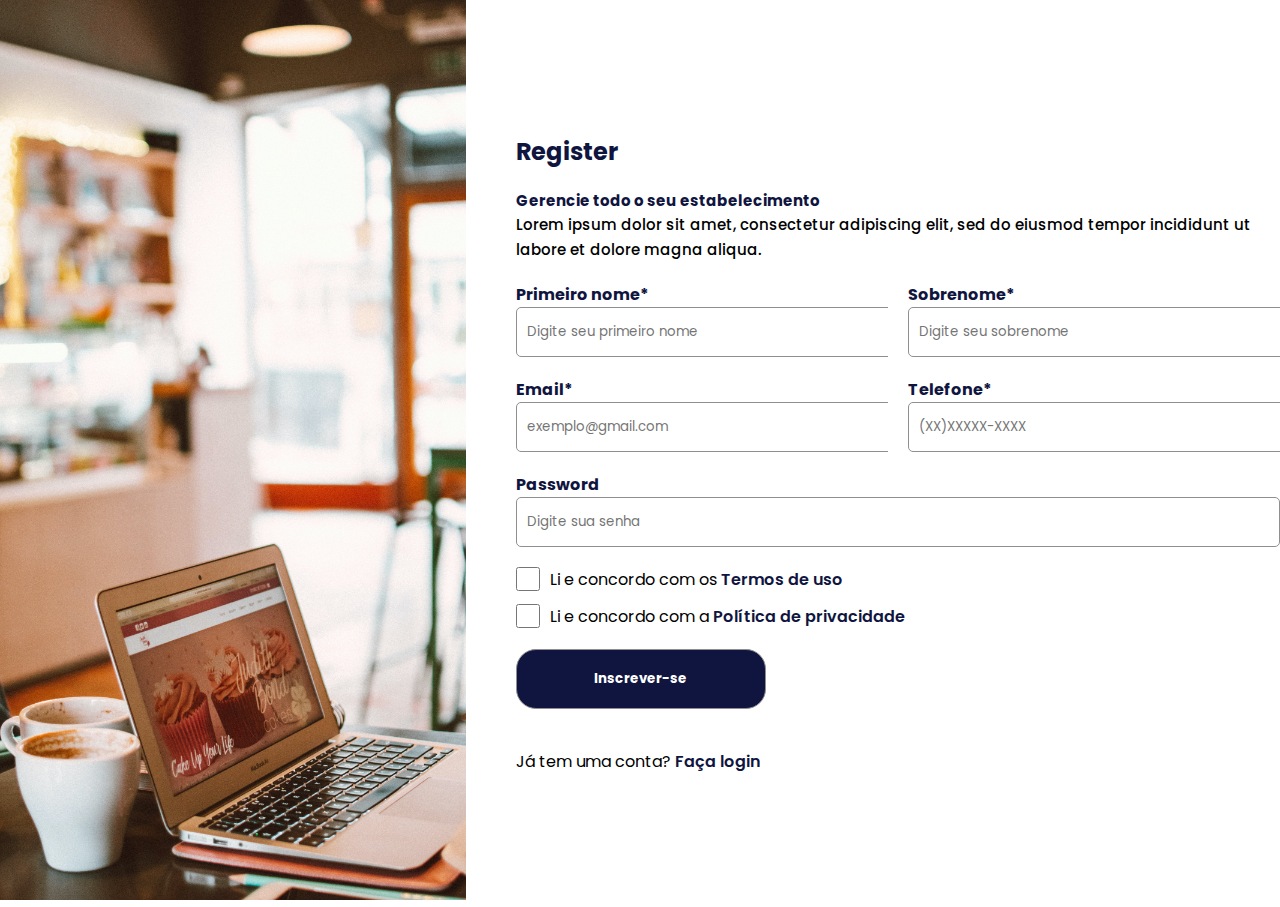
<file: cadastro/index.html>
<!DOCTYPE html>
<html lang="en">
  <head>
    <meta charset="UTF-8" />
    <meta name="viewport" content="width=device-width, initial-scale=1.0" />
    <link rel="stylesheet" href="./style.css" />
    <link
      href="https://fonts.googleapis.com/css?family=Poppins"
      rel="stylesheet"
    />
    <link rel="shortcut icon" href="/favicon/favicon.ico" />
    <title>Cadastro</title>
  </head>
  <body>
    <main class="container">
      <div class="background-img">
        <img src="../assets/background2.jpg" alt="background-img" />
      </div>

      <div class="register-content">
        <div class="register-head">
          <h1>Register</h1>

          <div>
            <p>Gerencie todo o seu estabelecimento</p>
            <span>
              Lorem ipsum dolor sit amet, consectetur adipiscing elit, sed do
              eiusmod tempor incididunt ut labore et dolore magna aliqua.
            </span>
          </div>
        </div>

        <form action="" method="POST" class="form-container">
          <div class="name">
            <div class="first">
              <label for="firstName">Primeiro nome*</label>
              <input
                type="text"
                name="firstName"
                id="firstName"
                placeholder="Digite seu primeiro nome"
                required
              />
            </div>
            <div class="last">
              <label for="lastName">Sobrenome*</label>
              <input
                type="text"
                name="lastName"
                id="lastName"
                placeholder="Digite seu sobrenome"
                required
              />
            </div>
          </div>

          <div class="contact">
            <div class="email">
              <label for="email">Email*</label>
              <input
                type="text"
                name="email"
                id="email"
                placeholder="exemplo@gmail.com"
                required
              />
            </div>

            <div class="phone">
              <label for="phone">Telefone*</label>
              <input
                type="tel"
                name="phone"
                id="phone"
                placeholder="(XX)XXXXX-XXXX"
              />
            </div>
          </div>

          <div class="password">
            <label for="password">Password</label>
            <input
              type="password"
              name="password"
              id="password"
              placeholder="Digite sua senha"
              required
            />
          </div>

          <div class="conditions">
            <div class="first-condition">
              <input type="checkbox" name="checkbox" id="checkbox" />
              <span>Li e concordo com os <a href="">Termos de uso</a></span>
            </div>

            <div class="second-condition">
              <input type="checkbox" name="checkbox" id="checkbox" />
              <span
                >Li e concordo com a
                <a href="">Política de privacidade</a></span
              >
            </div>
          </div>

          <div class="form-btn">
            <button type="submit">Inscrever-se</button>
          </div>

          <div class="option">
            <p>Já tem uma conta?</p>
            <a href="">Faça login</a>
          </div>
        </form>
      </div>
    </main>
  </body>
</html>
</file>
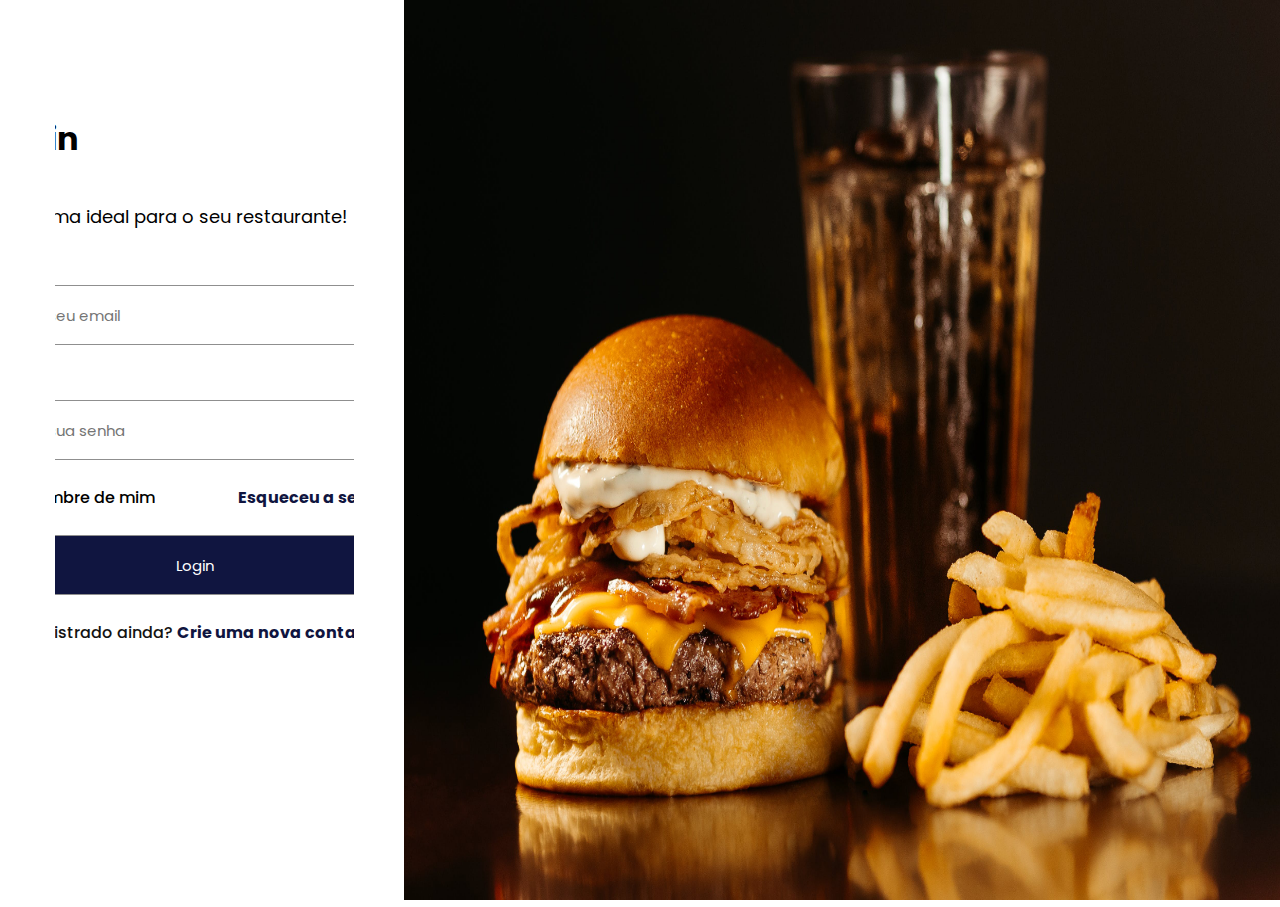
<file: login/index.html>
<!DOCTYPE html>
<html lang="en">
  <head>
    <meta charset="UTF-8" />
    <meta name="viewport" content="width=device-width, initial-scale=1.0" />
    <link rel="stylesheet" href="/login/style.css" />
    <link
      href="https://fonts.googleapis.com/css?family=Poppins"
      rel="stylesheet"
    />
    <link rel="shortcut icon" href="/favicon/favicon.ico" type="image/x-icon">
    <title>Login</title>
  </head>
  <body>
    <main class="login-container">
      <div class="login-content">

        <div class="login-head">
          <h1>Login</h1>
          <p>O sistema ideal para o seu restaurante!</p>
        </div>

        <form action="" method="GET">

          <div class="email">
            <label for="email">Email*</label>
            <input
              type="text"
              name="email"
              id="email"
              placeholder="Digite seu email"
              required
            />
          </div>
          <br />
          <div class="password">
            <label for="password">Senha*</label>
            <input
              type="password"
              name="password"
              id="password"
              placeholder="Digite sua senha"
              required
            />
          </div>

          <div class="box">
            <div class="check-box">
              <input type="checkbox" name="remember" id="remember" />
              <label for="remember">Lembre de mim</label>
            </div>
            <a href="">Esqueceu a senha?</a>
          </div>

          <div class="login-btn">
            <button type="submit">Login</button>
          </div>

          <div class="not-registered">
            <span>Não registrado ainda?</span>
            <a href="">Crie uma nova conta</a>
          </div>
        </form>
      </div>

      <div class="background-img">
        <img src="/assets/background.jpg" alt="background" />
      </div>
    </main>
  </body>
</html>
</file>
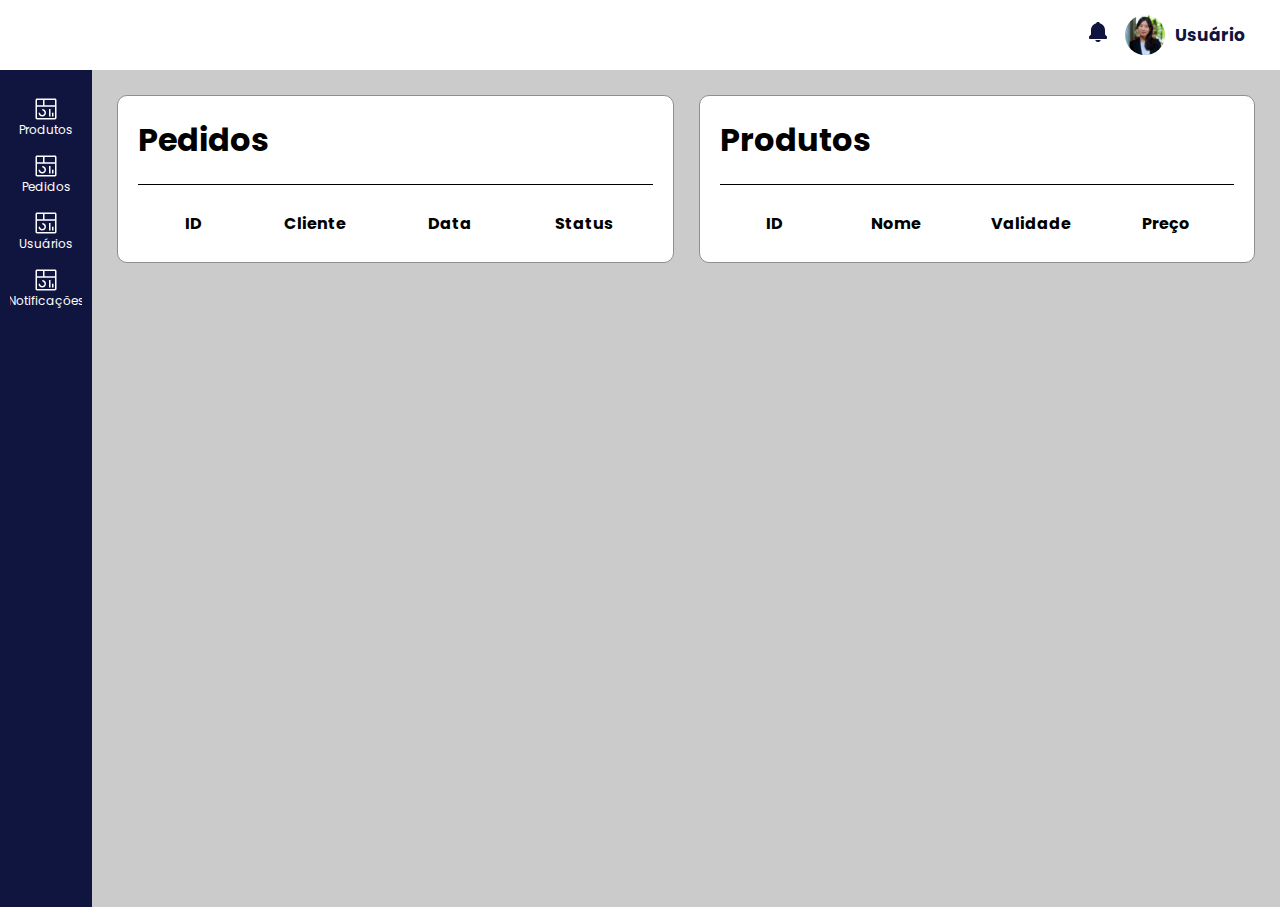
<file: dashboard/dashboard.html>
<!DOCTYPE html>
<html lang="en">
  <head>
    <meta charset="UTF-8" />
    <meta name="viewport" content="width=device-width, initial-scale=1.0" />
    <title>Dashboard</title>
    <link rel="shortcut icon" href="../favicon/favicon.ico" />
    <link rel="stylesheet" href="dashboard.css" />
    <link
      href="https://fonts.googleapis.com/css?family=Poppins"
      rel="stylesheet"
    />
  </head>
  <body>
    <main class="container">
      <header class="header">
        <div class="header-menu"></div>

        <div class="header-links">
          
          <a href="/notifications/notification.html">
            <img src="../assets/svg/bell.svg" alt="" />
          </a>
        
          <div class="header-profile">
            <div class="header-icon">
              <img src="../assets/svg/user.svg" alt="" />
            </div>
            <div class="header-text">
              <span>Usuário</span>
            </div>
          </div>
        </div>
      </header>

      <section class="container-infos">
        <section class="navigation">
          <div class="navigation-links">
            <a class="link" href="/products/products.html">
              <img src="../assets/svg/icon.svg" alt="" />
              <span>Produtos</span>
            </a>

            <a class="link" href="/orders/orders.html">
              <img src="../assets/svg/icon.svg" alt="" />
              <span>Pedidos</span>
            </a>

            <a class="link" href="/users/users.html">
              <img src="../assets/svg/icon.svg" alt="" />
              <span>Usuários</span>
            </a>

            <a class="link" href="/notifications/notification.html">
              <img src="../assets/svg/icon.svg" alt="" />
              <span>Notificações</span>
            </a>
          </div>
        </section>

        <section class="infos">
          <div class="tables">
            <div class="orders">
              <div class="orders-title">
                <h1>Pedidos</h1>
              </div>

              <table>
                <colgroup>
                  <col style="width: 20%" />
                  <col style="width: 25%" />
                  <col style="width: 25%" />
                  <col style="width: 25%" />
                </colgroup>
                <tr>
                  <th>ID</th>
                  <th>Cliente</th>
                  <th>Data</th>
                  <th>Status</th>
                </tr>
                <tr>
                  <tbody id="order-table"></tbody>
                </tr>
              </table>
            </div>

            <div class="products">
              <div class="product-title">
                <h1>Produtos</h1>
              </div>

              <table>
                <colgroup>
                  <col style="width: 20%" />
                  <col style="width: 25%" />
                  <col style="width: 25%" />
                  <col style="width: 25%" />
                </colgroup>
                <tr>
                  <th>ID</th>
                  <th>Nome</th>
                  <th>Validade</th>
                  <th>Preço</th>
                </tr>
                <tr>
                  <tbody id="products-table"></tbody>
                </tr>
              </table>
            </div>
          </div>
        </section>
      </section>
    </main>
    <script src="orders.js"></script>
    <script src="products.js"></script>
  </body>
</html>
</file>
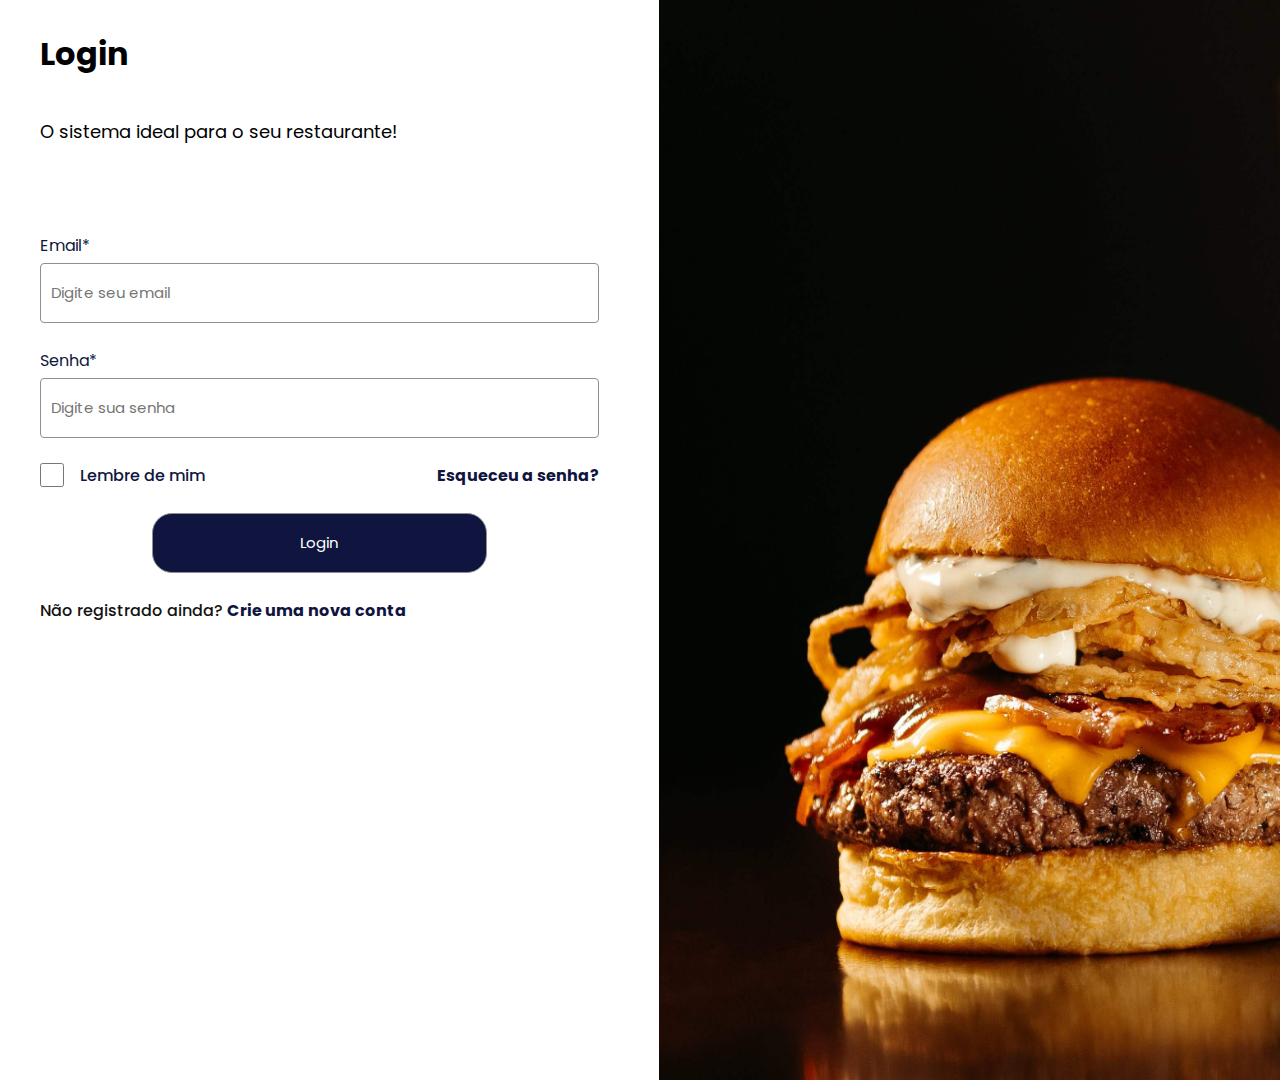
<file: login/login.html>
<!DOCTYPE html>
<html lang="en">

<head>
  <meta charset="UTF-8" />
  <meta name="viewport" content="width=device-width, initial-scale=1.0" />
  <link rel="stylesheet" href="/login/login.css" />
  <link href="https://fonts.googleapis.com/css?family=Poppins" rel="stylesheet" />
  <link rel="shortcut icon" href="/favicon/favicon.ico" type="image/x-icon">
  <title>Login</title>
</head>

<body>
  <main class="login-container">
    <div class="login-content">

      <div class="login-head">
        <h1>Login</h1>
        <p>O sistema ideal para o seu restaurante!</p>
      </div>

      <form action="" method="GET" id="form">

        <div class="email">
          <label for="email">Email*</label>
          <input type="text" name="email" id="email" placeholder="Digite seu email" required />
        </div>
        <br />
        <div class="password">
          <label for="password">Senha*</label>
          <input type="password" name="password" id="password" placeholder="Digite sua senha" required />
        </div>

        <div class="box">
          <div class="check-box">
            <input type="checkbox" name="remember" id="remember" />
            <label for="remember">Lembre de mim</label>
          </div>
          <div>
            <a href="">Esqueceu a senha?</a>
          </div>
        </div>

        <div class="login-btn">
          <button type="submit">Login</button>
        </div>

        <div class="not-registered">
          <span>Não registrado ainda?</span>
          <a href="../cadastro/index.html">Crie uma nova conta</a>
        </div>
      </form>
    </div>

    <div class="background-img">
      <img src="/assets/background-login.jpg" alt="background" width="1400" height="1080" />
    </div>
  </main>
</body>

</html>
</file>
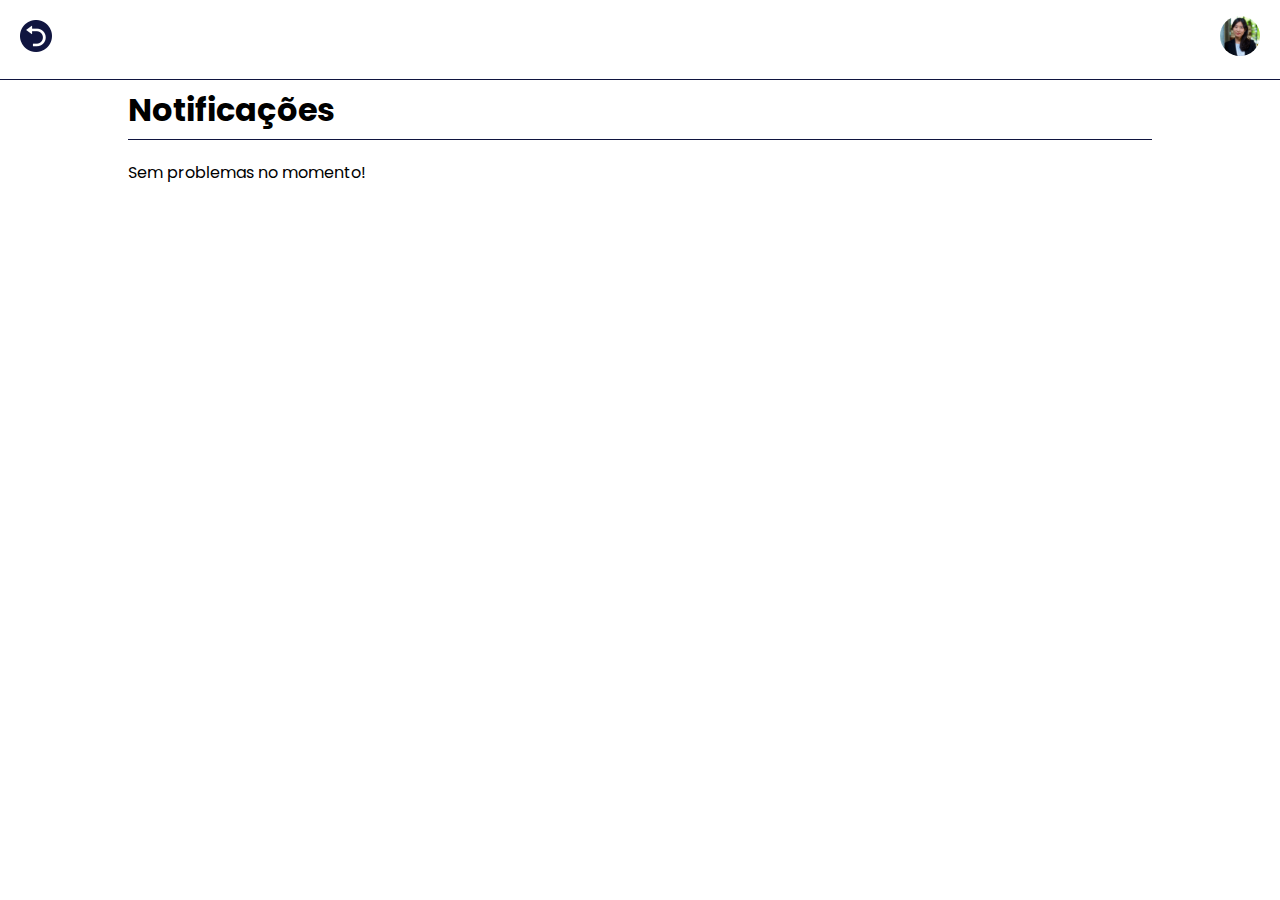
<file: notifications/notification.html>
<!DOCTYPE html>
<html lang="en">
<head>
    <meta charset="UTF-8" />
    <meta name="viewport" content="width=device-width, initial-scale=1.0" />
    <link href="https://fonts.googleapis.com/css?family=Poppins" rel="stylesheet" />
    <link rel="shortcut icon" href="../favicon/favicon.ico" />
    <link rel="stylesheet" href="/styles/tables.css">
    <title>Notificações</title>
</head>
<body>
    <main class="container">
      <div class="header">
        <div class="header-button">
          <a href="/dashboard/dashboard.html">
            <img src="/assets/turn-back.png" alt="Voltar" />
          </a>
        </div>

        <div class="header-icon">
          <img src="/assets/svg/user.svg" alt="" />
        </div>
      </div>

      <div class="content">
        <div class="title">
          <h1>Notificações</h1>
        </div>

        <nav>
            <ul>
              <li id="lista">

              </li>
            </ul>
        </nav>

      </div>
    </main>
    <script src="notification.js"></script>
  </body>
</html>
</file>
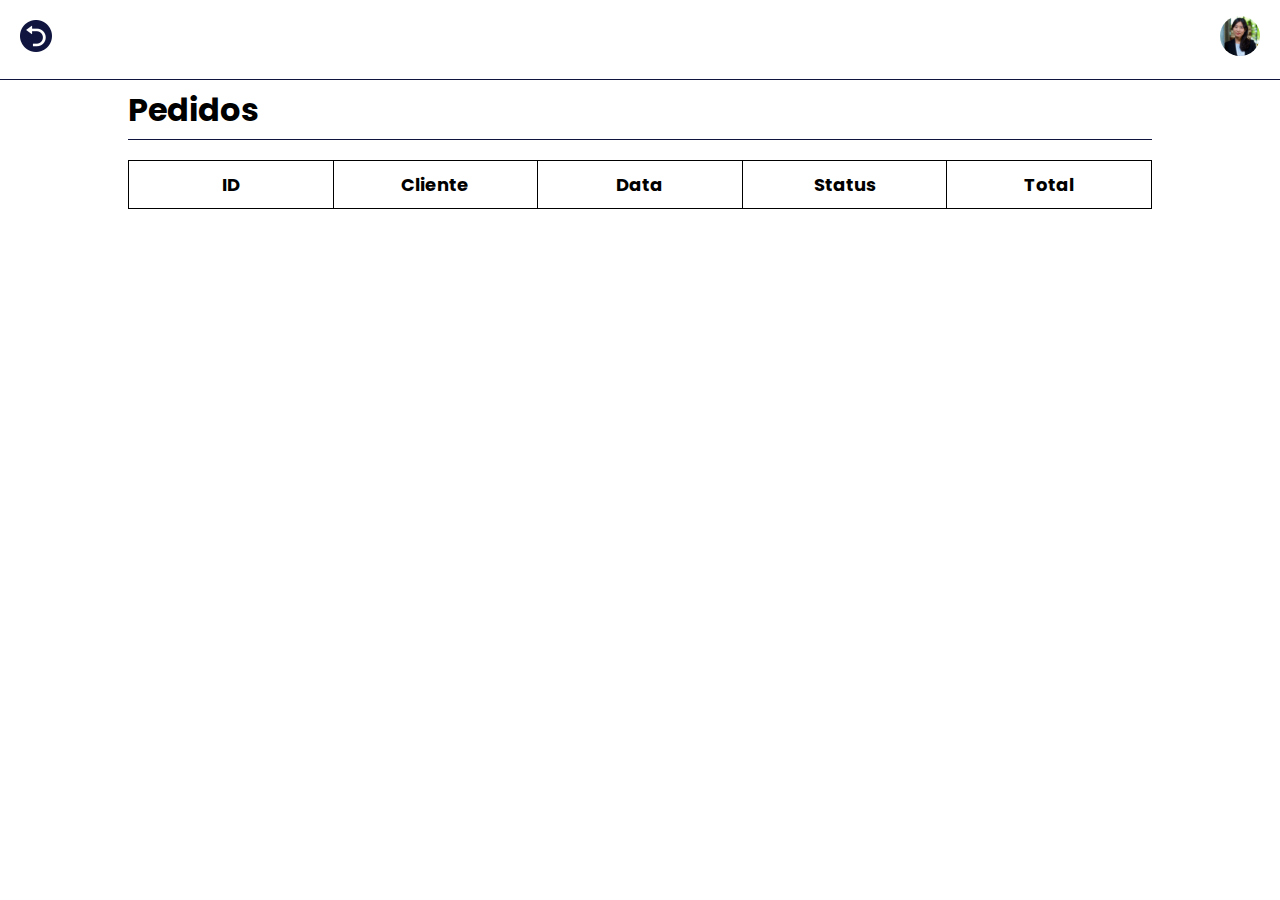
<file: orders/orders.html>
<!DOCTYPE html>
<html lang="en">
  <head>
    <meta charset="UTF-8" />
    <meta name="viewport" content="width=device-width, initial-scale=1.0" />
    <link href="https://fonts.googleapis.com/css?family=Poppins" rel="stylesheet" />
    <link rel="shortcut icon" href="../favicon/favicon.ico" />
    <link rel="stylesheet" href="/styles/tables.css">
    <title>Orders</title>
  </head>
  <body>
    <main class="container">
      <div class="header">
        <div class="header-button">
          <a href="/dashboard/dashboard.html">
            <img src="/assets/turn-back.png" alt="Voltar" />
          </a>
        </div>

        <div class="header-icon">
          <img src="/assets/svg/user.svg" alt="" />
        </div>
      </div>

      <div class="content">
        <div class="title">
          <h1>Pedidos</h1>
        </div>

        <table>
          <colgroup>
            <col style="width: 20%"/>
            <col style="width: 20%"/>
            <col style="width: 20%"/>
            <col style="width: 20%"/>
            <col style="width: 20%"/>
          </colgroup>

          <tr>
            <th>ID</th>
            <th>Cliente</th>
            <th>Data</th>
            <th>Status</th>
            <th>Total</th>
          </tr>

          <tr>
            <tbody id="order-table"></tbody>
          </tr>
        </table>
      </div>
    </main>
    <script src="orders.js"></script>
  </body>
</html>
</file>
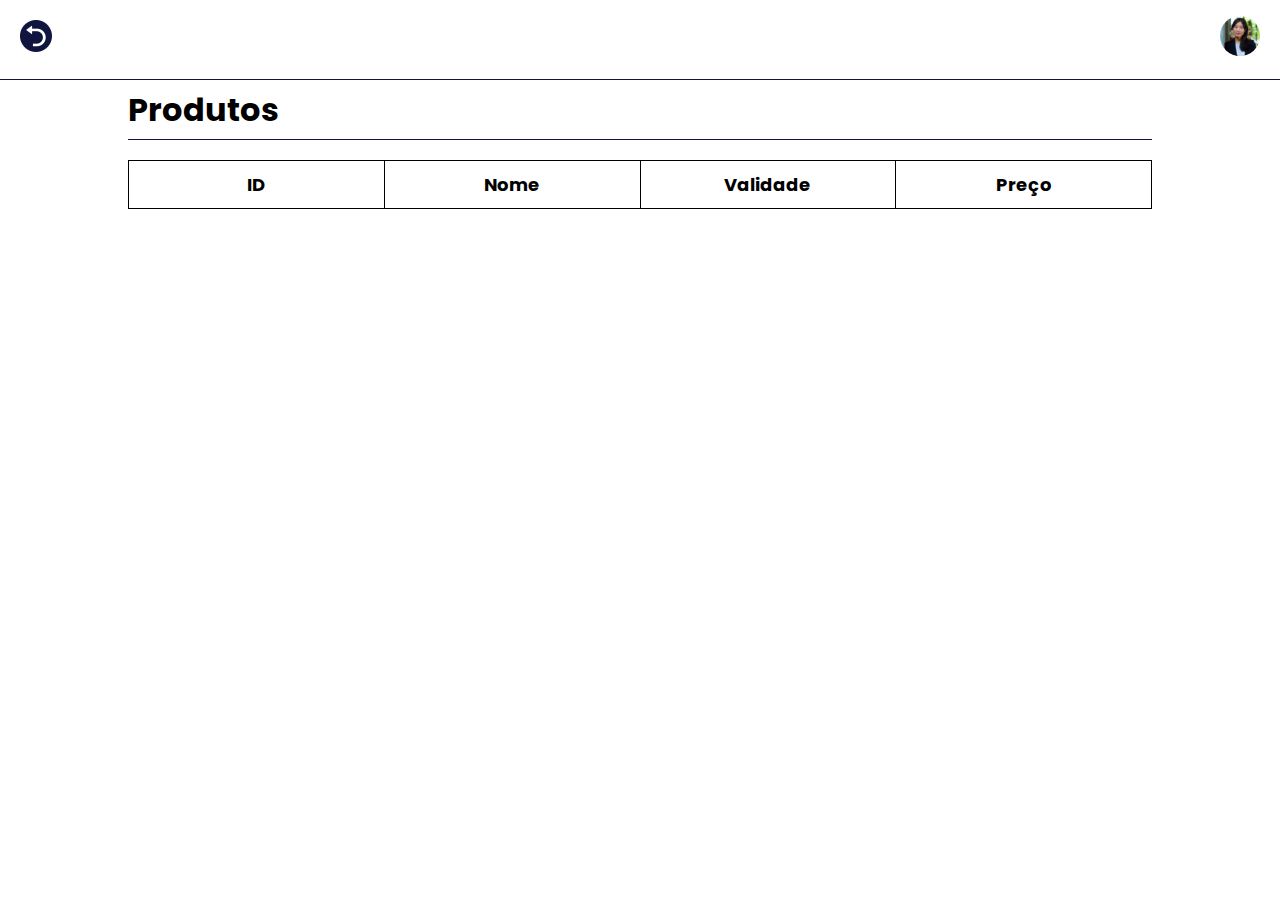
<file: products/products.html>
<!DOCTYPE html>
<html lang="en">
<head>
    <meta charset="UTF-8" />
    <meta name="viewport" content="width=device-width, initial-scale=1.0" />
    <link href="https://fonts.googleapis.com/css?family=Poppins" rel="stylesheet" />
    <link rel="shortcut icon" href="../favicon/favicon.ico" />
    <link rel="stylesheet" href="/styles/tables.css">
    <title>Produtos</title>
</head>
<body>
    <main class="container">
      <div class="header">
        <div class="header-button">
          <a href="/dashboard/dashboard.html">
            <img src="/assets/turn-back.png" alt="Voltar" />
          </a>
        </div>

        <div class="header-icon">
          <img src="/assets/svg/user.svg" alt="" />
        </div>
      </div>

      <div class="content">
        <div class="title">
          <h1>Produtos</h1>
        </div>

        <table>
          <colgroup>
            <col style="width: 25%"/>
            <col style="width: 25%"/>
            <col style="width: 25%"/>
            <col style="width: 25%"/>
          </colgroup>

          <tr>
            <th>ID</th>
            <th>Nome</th>
            <th>Validade</th>
            <th>Preço</th>
          </tr>
          <tr>
            <tbody id="products-table"></tbody>
          </tr>
        </table>
      </div>
    </main>
    <script src="products.js"></script>
  </body>
</html>
</file>
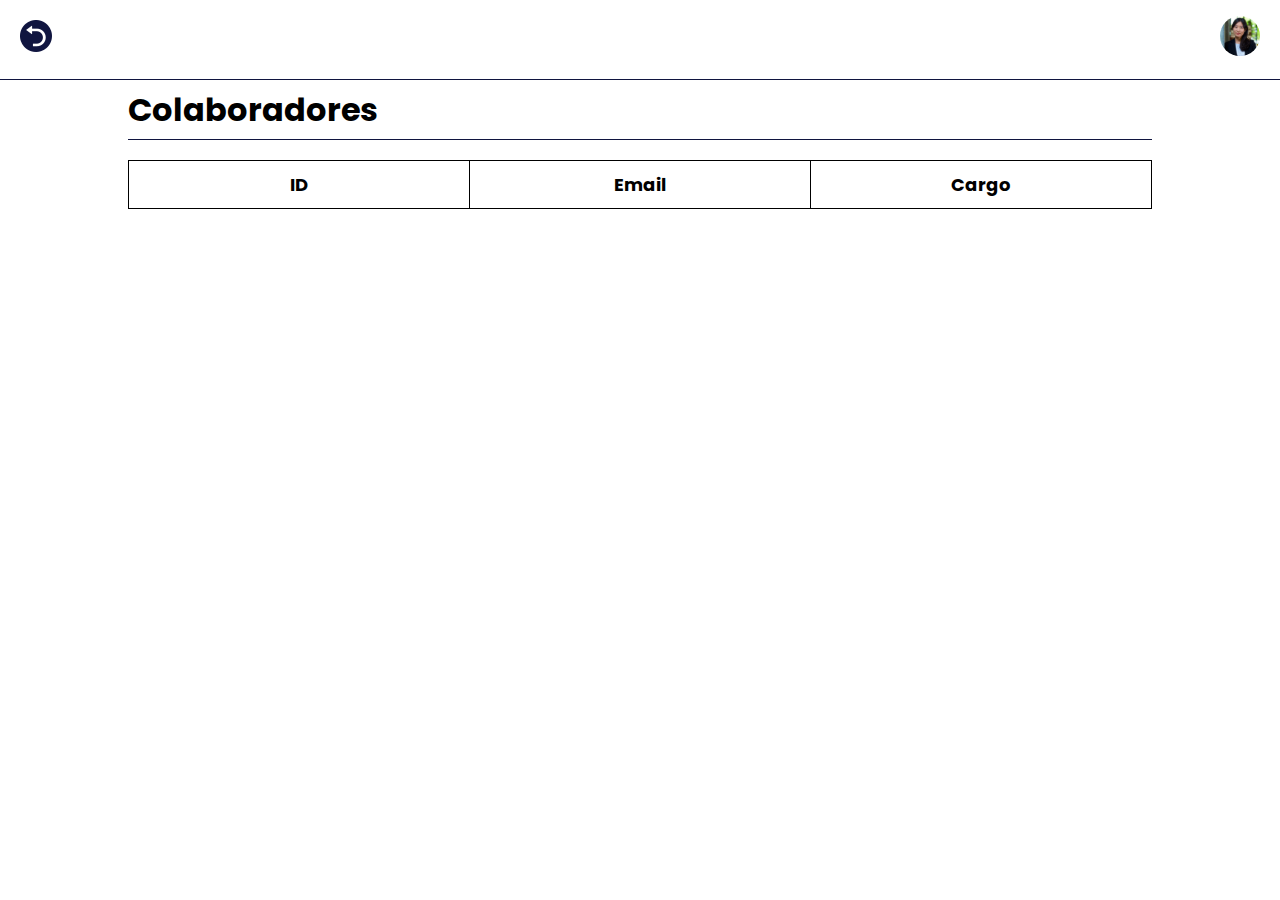
<file: users/users.html>
<!DOCTYPE html>
<html lang="en">
  <head>
    <meta charset="UTF-8" />
    <meta name="viewport" content="width=device-width, initial-scale=1.0" />
    <link rel="shortcut icon" href="../favicon/favicon.ico" />
    <link
      href="https://fonts.googleapis.com/css?family=Poppins"
      rel="stylesheet"
    />
    <link rel="stylesheet" href="/styles/tables.css" />
    <title>Produtos</title>
  </head>
  <body>
    <main class="container">
      <div class="header">
        <div class="header-button">
          <a href="/dashboard/dashboard.html">
            <img src="/assets/turn-back.png" alt="Voltar" />
          </a>
        </div>

        <div class="header-icon">
          <img src="/assets/svg/user.svg" alt="" />
        </div>
      </div>

      <div class="content">
        <div class="title">
          <h1>Colaboradores</h1>
        </div>

        <table>
          <colgroup>
            <col style="width: 25%" />
            <col style="width: 25%" />
            <col style="width: 25%" />
          </colgroup>

          <tr>
            <th>ID</th>
            <th>Email</th>
            <th>Cargo</th>
          </tr>
          <tbody id="collaborator-table"></tbody>
        </table>
      </div>
    </main>
    <script src="collaborators.js"></script>
  </body>
</html>
</file>
<file: cadastro/style.css>
* {
    margin: 0;
    padding: 0;
    box-sizing: border-box;
    font-family: 'Poppins';
    overflow: hidden;
}

a {
    text-decoration: none;
    color: #101540;
    font-weight: 600;
}

body html {
    max-width: 100vw;
    max-height: 100vh;
    display: flex;
}

.container {
    display: flex;
    align-items: center;
}

.background-img img{
    background-size: cover;
    background-repeat: no-repeat;
    width: auto;
    height: 100vh;
}

.register-content {
    display: flex;
    flex-direction: column;
    gap: 20px;
    margin: 20px 0px 20px 50px;
}

.register-head {
    display: flex;
    flex-direction: column;
    gap: 20px;
}

.register-head h1 {
    color: #101540;
    font-size: 24px;
    font-weight: 700;
}

.register-head p {
    font-size: 15px;
    color: #101540;
    font-weight: 700;
}

.register-head span {
    font-size: 15px;
    font-weight: 500;
}

.form-container {
    display: flex;
    flex-direction: column;
}

.name {
    width: 100%;
    display: flex;
    gap: 20px;
    justify-content: space-between;
}

.first {
    display: flex;
    flex-direction: column;
}

.first label{
    font-size: 16px;
    font-weight: 700;
    color: #101540;
}

.first input {
    width: 400px;
    height: 50px;
    border-radius: 5px;
    border: 1px solid #8F8F8F;
    padding: 10px 10px;
}

.last {
    display: flex;
    flex-direction: column;
}

.last label {
    font-size: 16px;
    font-weight: 700;
    color: #101540;
}

.last input {
    width: 400px;
    height: 50px;
    border-radius: 5px;
    border: 1px solid #8F8F8F;
    padding: 10px 10px;
}

.contact {
    display: flex;
    gap: 20px;
    width: 100%;
    justify-content: space-between;
    margin-top: 20px;
}

.email {
    display: flex;
    flex-direction: column;
}

.email label {
    font-size: 16px;
    font-weight: 700;
    color: #101540;
}

.email input {
    width: 400px;
    height: 50px;
    border-radius: 5px;
    border: 1px solid #8F8F8F;
    padding: 10px 10px;
}

.phone {
    display: flex;
    flex-direction: column;
}

.phone label {
    font-size: 16px;
    font-weight: 700;
    color: #101540;
}

.phone input {
    width: 400px;
    height: 50px;
    border-radius: 5px;
    border: 1px solid #8F8F8F;
    padding: 10px 10px;
}

.password {
    display: flex;
    flex-direction: column;
    margin-top: 20px;
}

.password label {
    font-size: 16px;
    font-weight: 700;
    color: #101540;
}

.password input {
    width: 100%;
    height: 50px;
    border-radius: 5px;
    border: 1px solid #8F8F8F;
    padding: 10px 10px;
}

.conditions {
    display: flex;
    flex-direction: column;
    margin-top: 20px;
    gap: 12px;
}

.conditions input {
    width: 24px;
    height: 24px;
}

.first-condition {
    display: flex;
    align-items: center;
    gap: 10px;
}

.second-condition {
    display: flex;
    align-items: center;
    gap: 10px;
}

.form-btn button {
    height: 60px;
    width: 250px;
    border-radius: 20px;
    border: 1px solid #8F8F8F;
    background: #101540;
    color: #fff;
    font-weight: 700;
    margin-top: 20px;
}

.option {
    display: flex;
    gap: 4px;
    margin-top: 40px;
}
</file>
<file: login/style.css>
* {
    margin: 0;
    padding: 0;
    box-sizing: border-box;
    font-family: 'Poppins';
    overflow: hidden;
}

body html{
    width: 100vw;
    height: 100vh;
}


.login-container {
    display: flex;
    justify-content: center;
}

.login-content {
    display: flex;
    flex-direction: column;
    align-items: flex-start;
    margin-left: 55px;
    margin-top: 105px;
    margin-right: 50px;
}

.login-head {
    display: flex;
    flex-direction: column;
    text-align: start;
    gap: 40px;
    padding: 0;
    margin-left: -20px;
    width: 410px;
}

.login-head p {
    font-size: 18px;
}

form {
    display: flex;
    flex-direction: column;
    width: 430px;
    height: 530px;
    margin-top: 25px;
}

.email {
    display: flex;
    flex-direction: column;
    width: 410px;
    justify-content: center;
    gap: 5px;
}

.email label {
    font-size: 16px;
    font-weight: 400;
    color: #101540;
}

.email input {
    height: 60px;
    padding: 15px 10px;
    align-items: center;
    align-self: stretch;
    gap: 10px;
    font-size: 15px;
    font-weight: 400;
    border-radius: 4px;
    border: 1px solid #8F8F8F;
}

.password {
    display: flex;
    flex-direction: column;
    width: 410px;
    justify-content: center;
    gap: 5px;
}

.password label {
    font-size: 16px;
    font-weight: 400;
    color: #101540;
}

.password input {
    height: 60px;
    padding: 15px 10px;
    align-items: center;
    align-self: stretch;
    gap: 10px;
    font-size: 15px;
    font-weight: 400;
    border-radius: 4px;
    border: 1px solid #8F8F8F;
}

.box {
    width: 410px;
    display: flex;
    justify-content: space-between;
    margin: 25px 0px 25px 0px;
    align-items: center;
}

.box input {
    width: 24px;
    height: 24px;
    flex-shrink: 0;
    border-radius: 2px;
    border: 1px solid #8F8F8F;
}

.box a {
    text-decoration: none;
    font-weight: 700;
    font-size: 16px;
    color: #101540;
}

.check-box {
    display: flex;
    align-items: center;
    gap: 16px;
}

.check-box label {
    font-size: 16px;
    font-weight: 500;
}

.login-btn button {
    width: 410px;
    height: 60px;
    border-radius: 20px;
    border: 1px solid #8F8F8F;
    background: #101540;
    color: #fff;
    font-size: 15px;
    font-weight: 400;
    cursor: pointer;
}

.not-registered {
    width: 410px;
    margin: 25px 0px 15px 0px;
}

.not-registered span {
    font-size: 16px;
    font-weight: 500;
    color: #131313;
}

.not-registered a {
    text-decoration: none;
    color: #101540;
    font-weight: 700;
}

.login-content {
    height: 100%;
    padding: 10px;
    align-items: center;
}

.background-img img{
    background-size: cover;
    background-repeat: no-repeat;
    width: 100%;
    height: 100vh;
}
</file>
<file: dashboard/dashboard.css>
* {
    margin: 0;
    padding: 0;
    box-sizing: border-box;
    font-family: 'Poppins';
    overflow: hidden;
}

a {
    text-decoration: none;
}

img {
    cursor: pointer;
}

body html {
    width: 100vw;
    height: 100vh;
}

.header {
    width: 100%;
    height: 70px;
    display: flex;
    padding: 10px 25px;
    justify-content: space-between;
    align-items: center;
}

.header-links {
    display: flex;
    align-items: center;
    gap: 5px;
}

.header-profile {
    display: flex;
    align-items: center;
    gap: 10px;
    padding: 10px;
}

.header-icon {
    display: flex;
    align-items: center;
}

.header-text {  
    font-size: 17px;
    font-weight: 700;
    color: #101540;
    display: flex;
    gap: 5px;
    align-items: center;
}

.navigation {
    width: 100px;
    height: 93vh;
    background: #101540;
    display: flex;
    flex-direction: column;
    align-items: center;
    padding: 27px 0px;
}

.navigation-links {
    display: flex;
    flex-direction: column;
    align-items: center;
    gap: 15px;
    padding: 0px 10px;
    width: 100%;
}

.link {
    display: flex;
    flex-direction: column;
    width: 100%;
    justify-content: center;
    align-items: center;
}

.link span {
    color: #fff;
    font-size: 12px;
}

.container-infos {
    display: flex;
}

.infos {
    width: 100vw;
    height: 93vh;
    background: #CBCBCB;
    padding: 25px;
}

.tables {
    display: flex;
    gap: 25px;
}

.orders {
    width: 50%;
    height: 50%;
    background: #fff;
    border: 1px solid #8F8F8F;
    border-radius: 10px;
    padding: 20px 20px;
    display: flex;
    flex-direction: column;
    gap: 20px;
}

.orders-title {
    border-bottom: 1px solid #000;
    padding-bottom: 20px;
}

table {
    border: 1px solid black;
    border-radius: 4px;
    width: 100%;
    border-collapse: collapse;
    padding-right: 15px;
    
}

th, td {
    border: none;
    text-align: center;
    padding: 5px;
}

.products {
    width: 50%;
    height: 50%;
    background: #fff;
    border: 1px solid #8F8F8F;
    border-radius: 10px;
    padding: 20px 20px;
    display: flex;
    flex-direction: column;
    gap: 20px;
}

.product-title {
    border-bottom: 1px solid #000;
    padding-bottom: 20px;
}
</file>
<file: login/login.css>
* {
    margin: 0;
    padding: 0;
    box-sizing: border-box;
    font-family: 'Poppins';
    overflow: hidden;
}

body html{
    width: 100vw;
    height: 100vh;
}

label {
    font-size: 16px;
    font-weight: 400;
    color: #101540;
}

.login-container {
    display: flex;
}

.login-content {
    display: flex;
    flex-direction: column;
    margin: 20px 50px 20px 30px;
    width: 100%;
}

.login-head {
    display: flex;
    flex-direction: column;
    text-align: start;
    gap: 40px;
    padding: 0;
    width: 100%;
}

.login-head p {
    font-size: 18px;
}

form {
    display: flex;
    flex-direction: column;
    justify-content: center;
    width: 100%;
    height: 530px;
    margin-top: 25px;
}

.email {
    display: flex;
    flex-direction: column;
    width: 100%;
    justify-content: center;
    gap: 5px;
}

.email input {
    height: 60px;
    padding: 15px 10px;
    align-items: center;
    align-self: stretch;
    gap: 10px;
    font-size: 15px;
    font-weight: 400;
    border-radius: 4px;
    border: 1px solid #8F8F8F;
}

.password {
    display: flex;
    flex-direction: column;
    width: 100%;
    justify-content: center;
    gap: 5px;
}

.password input {
    height: 60px;
    padding: 15px 10px;
    align-items: center;
    align-self: stretch;
    gap: 10px;
    font-size: 15px;
    font-weight: 400;
    border-radius: 4px;
    border: 1px solid #8F8F8F;
}

.box {
    width: 100%;
    display: flex;
    justify-content: space-between;
    margin: 25px 0px 25px 0px;
    align-items: center;
}

.box input {
    width: 24px;
    height: 24px;
    flex-shrink: 0;
    border-radius: 2px;
    border: 1px solid #8F8F8F;
}

.box a {
    text-decoration: none;
    font-weight: 700;
    font-size: 16px;
    color: #101540;
}

.check-box {
    display: flex;
    align-items: center;
    gap: 16px;
}

.check-box label {
    font-size: 16px;
    font-weight: 500;
}

.login-btn {
    width: 100%;
    display: flex;
    align-items: center;
    justify-content: center;
}

.login-btn button {
    width: 60%;
    height: 60px;
    border-radius: 20px;
    border: 1px solid #8F8F8F;
    background: #101540;
    color: #fff;
    font-size: 15px;
    font-weight: 400;
    cursor: pointer;
}

.not-registered {
    width: 100%;
    margin: 25px 0px 15px 0px;
}

.not-registered span {
    font-size: 16px;
    font-weight: 500;
    color: #131313;
}

.not-registered a {
    text-decoration: none;
    color: #101540;
    font-weight: 700;
}

.login-content {
    height: 100%;
    padding: 10px;
    align-items: center;
}

.background-img {
    max-width: 60%;
    height: 100%;
}

.background-img img{
    background-size: cover;
    background-repeat: no-repeat;
    background-position: center center;
}

@media(max-width: 768px) {
    * {
        overflow: scroll;
    }

    .background-img {
        display: none;
    }

    .login-content {
        justify-content: center;
        margin: 20px 50px 20px 50px;
        align-items: center;
        gap: 20px;
    }

    .login-head {
        text-align: center;
    }

    .not-registered {
        text-align: center;
        flex-direction: column;
    }

    form {
        justify-content: center;
    }

    .box {
        flex-direction: column;
        gap: 20px;
    }

    .check-box {
        gap:5px;
    }

    .box input {
        width: 16px;
        height: 16px;
        flex-shrink: 0;
        border-radius: 2px;
        border: 1px solid #8F8F8F;
    }
}
</file>
<file: styles/tables.css>
* {
    margin: 0;
    padding: 0;
    box-sizing: border-box;
    font-family: 'Poppins';
}

.container {
    width: 100vw;
    height: 100vh;
    display: flex;
    flex-direction: column;
    align-items: center;
}

.header {
    width: 100%;
    height: 80px;
    display: flex;
    align-items: center;
    justify-content: space-between;
    padding: 20px;

    border-bottom: 1px solid #101540;
}

.content {
    width: 80%;
    display: flex;
    flex-direction: column;
    gap: 20px;
}

.title {
    width: 100%;
    height:60px;
    border-bottom: 1px solid #101540;
    display: flex;
    align-items: center;
}

table {
    border: 1px solid black;
    border-collapse: collapse;
    width: 100%;
    border-radius: 10px;
}

th, td {
    padding: 10px;
    border-right: 1px solid black;
    border-bottom: 1px solid black;
    text-align: center;
    font-size: 18px;
}

td {
    font-weight: 500;
}

nav, ul, li {
    list-style: none;
    padding-bottom: 20px;
}
</file>
